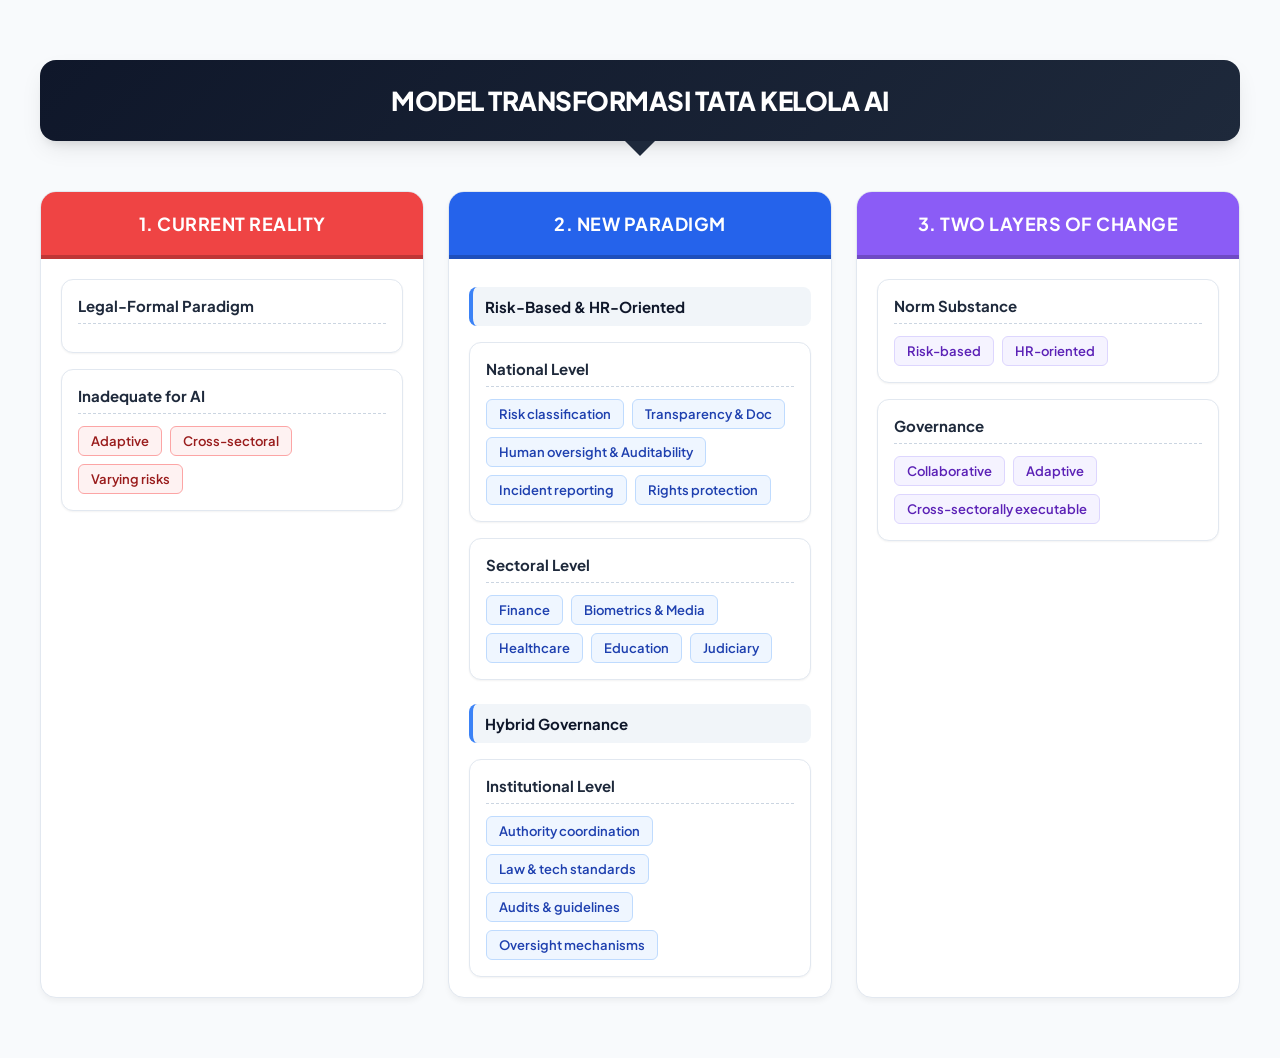
<file: ai_regulation_mindmap.html>
<!DOCTYPE html>
<html lang="id">
<head>
    <meta charset="UTF-8">
    <meta name="viewport" content="width=device-width, initial-scale=1.0">
    <title>Model Konseptual: Transformasi Regulasi AI</title>
    <link href="https://fonts.googleapis.com/css2?family=Plus+Jakarta+Sans:wght@400;500;600;700;800&display=swap" rel="stylesheet">
    <style>
        body {
            font-family: 'Plus Jakarta Sans', sans-serif;
            background-color: #f8fafc;
            margin: 0;
            padding: 60px 40px;
            color: #0f172a;
        }
        .container {
            max-width: 1200px;
            margin: 0 auto;
        }
        .root-title {
            background: linear-gradient(135deg, #0f172a, #1e293b);
            color: white;
            text-align: center;
            padding: 24px;
            border-radius: 16px;
            font-size: 26px;
            font-weight: 800;
            letter-spacing: -0.5px;
            margin-bottom: 50px;
            box-shadow: 0 10px 25px -5px rgba(0, 0, 0, 0.1), 0 8px 10px -6px rgba(0, 0, 0, 0.1);
            position: relative;
            text-transform: uppercase;
        }
        .root-title::after {
            content: '';
            position: absolute;
            bottom: -15px;
            left: 50%;
            transform: translateX(-50%);
            border-width: 15px 15px 0;
            border-style: solid;
            border-color: #1e293b transparent transparent transparent;
        }
        .pillars {
            display: flex;
            gap: 24px;
            justify-content: center;
            align-items: stretch;
        }
        .pillar {
            flex: 1;
            display: flex;
            flex-direction: column;
            background: white;
            border-radius: 16px;
            box-shadow: 0 4px 6px -1px rgba(0, 0, 0, 0.05);
            border: 1px solid #e2e8f0;
            overflow: hidden;
            position: relative;
        }
        .pillar-header {
            color: white;
            text-align: center;
            padding: 20px;
            font-size: 18px;
            font-weight: 700;
            border-bottom: 4px solid rgba(0,0,0,0.2);
            text-transform: uppercase;
            letter-spacing: 0.5px;
        }
        /* Color Mapping */
        .pillar-1 .pillar-header { background-color: #ef4444; } /* Red for current */
        .pillar-2 .pillar-header { background-color: #2563eb; } /* Blue for paradigm */
        .pillar-3 .pillar-header { background-color: #8b5cf6; } /* Purple for layers */

        .pillar-content {
            padding: 20px;
            display: flex;
            flex-direction: column;
            gap: 16px;
        }
        .subtitle-box {
            font-size: 15px;
            font-weight: 700;
            color: #0f172a;
            padding: 10px 12px;
            background: #f1f5f9;
            border-radius: 8px;
            border-left: 4px solid #cbd5e1;
            margin-top: 8px;
        }
        .pillar-2 .subtitle-box { border-left-color: #3b82f6; }
        
        .card {
            background: #ffffff;
            border: 1px solid #e2e8f0;
            border-radius: 12px;
            padding: 16px;
            box-shadow: 0 1px 2px 0 rgba(0, 0, 0, 0.05);
            transition: all 0.2s;
        }
        .card:hover {
            box-shadow: 0 4px 6px -1px rgba(0, 0, 0, 0.1);
            transform: translateY(-2px);
        }
        .card-title {
            font-size: 15px;
            font-weight: 700;
            color: #1e293b;
            margin-bottom: 12px;
            display: flex;
            align-items: center;
            gap: 8px;
            border-bottom: 1px dashed #cbd5e1;
            padding-bottom: 8px;
        }
        .tags {
            display: flex;
            flex-wrap: wrap;
            gap: 8px;
        }
        .tag {
            font-size: 13px;
            font-weight: 600;
            padding: 6px 12px;
            border-radius: 6px;
            display: inline-flex;
            align-items: center;
            gap: 4px;
        }
        
        /* Thematic Tags matched to pillars */
        .pillar-1 .tag { background: #fef2f2; color: #991b1b; border: 1px solid #fca5a5; }
        .pillar-2 .tag { background: #eff6ff; color: #1e40af; border: 1px solid #bfdbfe; }
        .pillar-3 .tag { background: #f5f3ff; color: #5b21b6; border: 1px solid #ddd6fe; }

        @media (max-width: 1024px) {
            .pillars { flex-direction: column; }
        }
    </style>
</head>
<body>
    <div class="container">
        <!-- Root Title -->
        <div class="root-title">
            Model Transformasi Tata Kelola AI
        </div>

        <div class="pillars">
            
            <!-- Pillar 1 -->
            <div class="pillar pillar-1">
                <div class="pillar-header">1. Current Reality</div>
                <div class="pillar-content">
                    
                    <div class="card">
                        <div class="card-title">Legal-Formal Paradigm</div>
                    </div>

                    <div class="card">
                        <div class="card-title">Inadequate for AI</div>
                        <div class="tags">
                            <span class="tag">Adaptive</span>
                            <span class="tag">Cross-sectoral</span>
                            <span class="tag">Varying risks</span>
                        </div>
                    </div>

                </div>
            </div>

            <!-- Pillar 2 -->
            <div class="pillar pillar-2">
                <div class="pillar-header">2. New Paradigm</div>
                <div class="pillar-content">
                    
                    <div class="subtitle-box">Risk-Based & HR-Oriented</div>
                    
                    <div class="card">
                        <div class="card-title">National Level</div>
                        <div class="tags">
                            <span class="tag">Risk classification</span>
                            <span class="tag">Transparency & Doc</span>
                            <span class="tag">Human oversight & Auditability</span>
                            <span class="tag">Incident reporting</span>
                            <span class="tag">Rights protection</span>
                        </div>
                    </div>

                    <div class="card">
                        <div class="card-title">Sectoral Level</div>
                        <div class="tags">
                            <span class="tag">Finance</span>
                            <span class="tag">Biometrics & Media</span>
                            <span class="tag">Healthcare</span>
                            <span class="tag">Education</span>
                            <span class="tag">Judiciary</span>
                        </div>
                    </div>

                    <div class="subtitle-box">Hybrid Governance</div>

                    <div class="card">
                        <div class="card-title">Institutional Level</div>
                        <div class="tags">
                            <span class="tag">Authority coordination</span>
                            <span class="tag">Law & tech standards</span>
                            <span class="tag">Audits & guidelines</span>
                            <span class="tag">Oversight mechanisms</span>
                        </div>
                    </div>

                </div>
            </div>

            <!-- Pillar 3 -->
            <div class="pillar pillar-3">
                <div class="pillar-header">3. Two Layers of Change</div>
                <div class="pillar-content">
                    
                    <div class="card">
                        <div class="card-title">Norm Substance</div>
                        <div class="tags">
                            <span class="tag">Risk-based</span>
                            <span class="tag">HR-oriented</span>
                        </div>
                    </div>

                    <div class="card">
                        <div class="card-title">Governance</div>
                        <div class="tags">
                            <span class="tag">Collaborative</span>
                            <span class="tag">Adaptive</span>
                            <span class="tag">Cross-sectorally executable</span>
                        </div>
                    </div>

                </div>
            </div>

        </div>
    </div>
</body>
</html>
</file>
